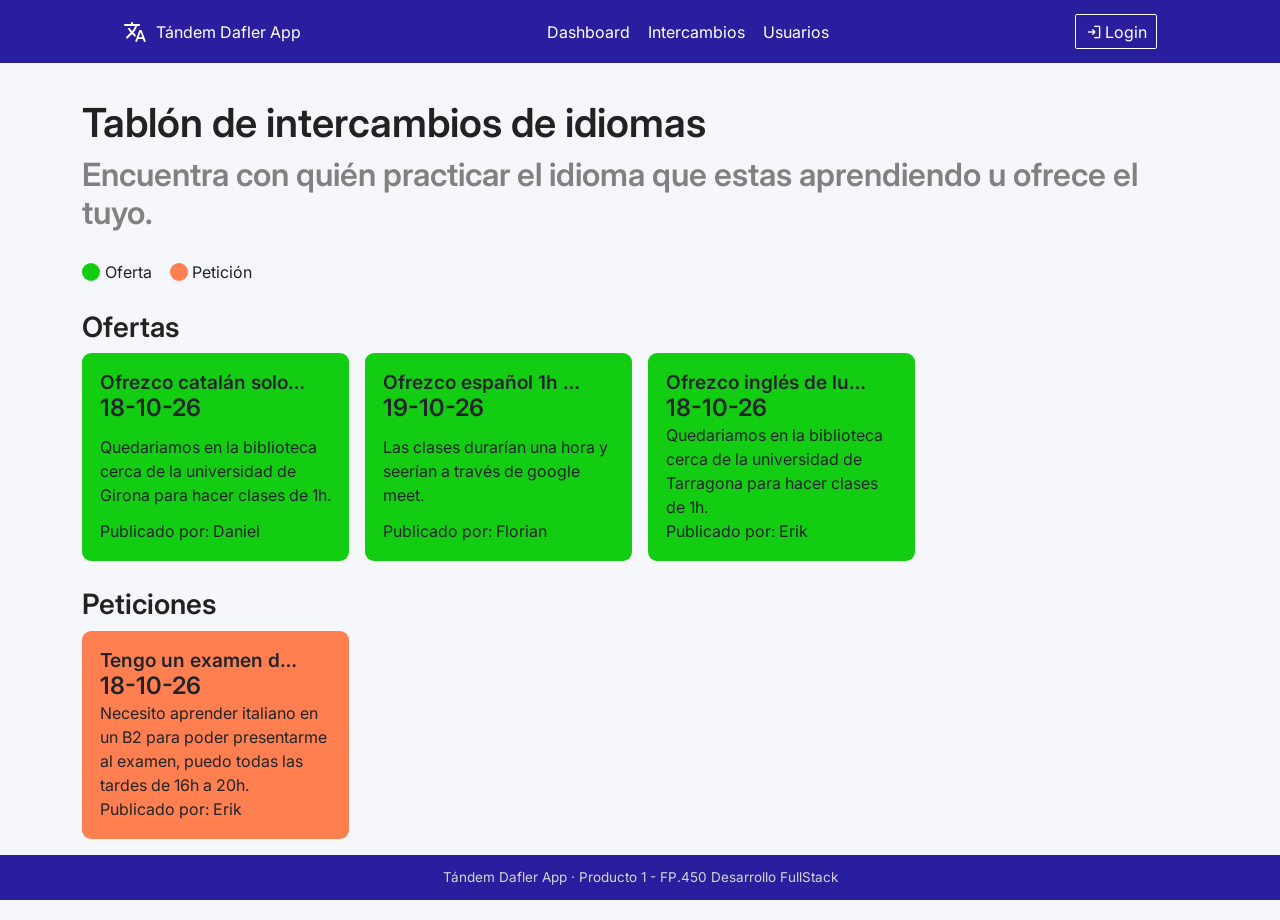
<file: index.html>
<!DOCTYPE html>
<html lang="es">
<head>
    <meta charset="UTF-8">
    <meta name="viewport" content="width=device-width, initial-scale=1.0">
    <title>Dafler - Dashboard</title>

    <link rel="stylesheet" href="https://cdn.jsdelivr.net/npm/bootstrap@5.3.8/dist/css/bootstrap.min.css">

    <!-- Estilos de css -->
    <link rel="stylesheet" href="css/header.css">
    <link rel="stylesheet" href="css/styles.css">
    <link rel="stylesheet" href="css/footer.css">

    <!-- Estilos externos -->
     <link rel="stylesheet" href="https://fonts.googleapis.com/css2?family=Material+Symbols+Rounded:opsz,wght,FILL,GRAD@20..48,100..700,0..1,-50..200" />
     <link rel="stylesheet" href="https://fonts.googleapis.com/css2?family=Inter:wght@400;600&display=swap"/>
</head>
<body>
    
    <header>
        <div class="logo-box"> 
            <a href="index.html">
                <span id="logo-img" class="material-symbols-rounded">translate</span>
                <div id="logo-text">Tándem Dafler App</div>
            </a>
        </div>

        <div class="nav-box">
            <ul><li><a href="index.html">Dashboard</a></li></ul>
            <ul><li><a href="exchanges.html">Intercambios</a></li></ul>
            <ul><li><a href="users.html">Usuarios</a></li></ul>
        </div>

        <div class="login-btn-box">
            <a href="login.html"><button>
                <span id="logo-img" class="material-symbols-rounded">login</span>
                <p>Login</p>
            </button></a>
        </div>
    </header>

    <main>
        <div class="main-content container">
            <div class="main-content-header">
                <h1>Tablón de intercambios de idiomas</h1>
                <h2>Encuentra con quién practicar el idioma que estas aprendiendo u ofrece el tuyo.</h2>
            </div>
            <div class="main-content-index">
                <div class="main-content-index-text">
                    <div class="dot offer"></div>
                    <p>Oferta</p>
                </div>
                <div class="main-content-index-text">
                    <div class="dot petition"></div>
                    <p>Petición</p>
                </div>
            </div>
            <div class="main-content-slider">
                <div class="slider-header">
                    <h3>Ofertas</h3>
                </div>
                <div id="offers-cards" class="slider-cards-content row g-3"></div>
            </div>

            <div class="main-content-slider">
                <div class="slider-header">
                    <h3>Peticiones</h3>
                </div>
                <div id="petitions-cards" class="slider-cards-content row g-3"></div>
            </div>
        </div>
    </main>

    <footer>
        <p>Tándem Dafler App · Producto 1 - FP.450 Desarrollo FullStack</p>
    </footer>

  <script type="module" src="js/dashboard.js"></script>
</body>
</html>
</file>
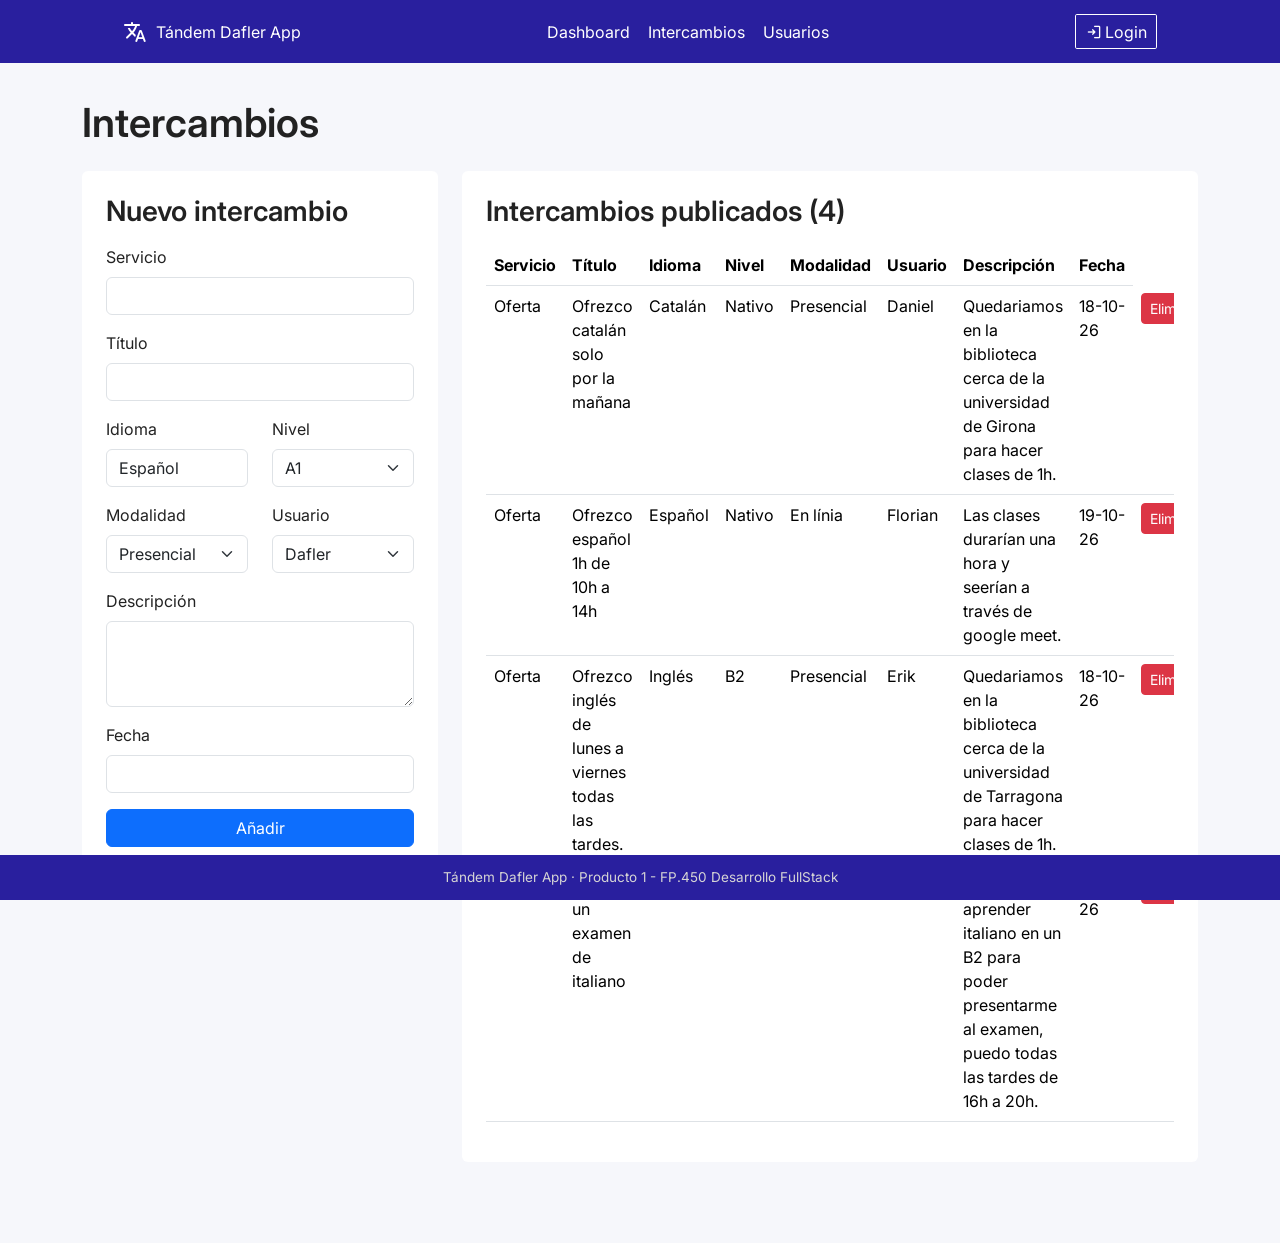
<file: exchanges.html>
<!doctype html>

<html lang="es">
  <head>
    <meta charset="UTF-8" />
    <meta name="viewport" content="width=device-width, initial-scale=1.0" />
    <title>Dafler - Exchanges</title>

    <!-- Bootstrap -->
    <link rel="stylesheet" href="https://cdn.jsdelivr.net/npm/bootstrap@5.3.8/dist/css/bootstrap.min.css"/>

    <!-- Estilos de css -->
    <link rel="stylesheet" href="css/header.css" />
    <link rel="stylesheet" href="css/styles.css" />
    <link rel="stylesheet" href="css/footer.css" />

    <!-- Estilos externos -->
    <link rel="stylesheet" href="https://fonts.googleapis.com/css2?family=Material+Symbols+Rounded:opsz,wght,FILL,GRAD@20..48,100..700,0..1,-50..200"/>
    <link rel="stylesheet" href="https://fonts.googleapis.com/css2?family=Inter:wght@400;600&display=swap"/>
  </head>
  <body>
    <header>
        <div class="logo-box"> 
            <a href="index.html">
                <span id="logo-img" class="material-symbols-rounded">translate</span>
                <div id="logo-text">Tándem Dafler App</div>
            </a>
        </div>

        <div class="nav-box">
            <ul><li><a href="index.html">Dashboard</a></li></ul>
            <ul><li><a href="exchanges.html">Intercambios</a></li></ul>
            <ul><li><a href="users.html">Usuarios</a></li></ul>
        </div>

        <div class="login-btn-box">
            <a href="login.html"><button>
                <span id="logo-img" class="material-symbols-rounded">login</span>
                <p>Login</p>
            </button></a>
        </div>
    </header>

    <main>
      <div class="container h-75 overflow-auto">
        <div class="mb-4">
          <h1>Intercambios</h1>
        </div>

        <div class="row g-4">
          <div class="col-lg-4">
            <div class="bg-white rounded p-4">
              <h3 class="mb-3">Nuevo intercambio</h3>

              <!-- Formulario para añadir intercambio -->
              <form id="form-add-exchange" novalidate>
                <div class="mb-3">
                  <label for="service" class="form-label">Servicio</label>
                  <input
                    type="text"
                    class="form-control"
                    id="service"
                    required
                  />
                </div>
                
                <div class="mb-3">
                  <label for="title" class="form-label">Título</label>
                  <input
                    type="text"
                    class="form-control"
                    id="title"
                    required
                  />
                </div>


                <div class="row mb-3">
                  <div class="col-md-6">
                    <label for="language" class="form-label">Idioma</label>
                      <select
                        type="text"
                        class="form-control"
                        id="language"
                        required
                    ></select>
                  </div>

                  <div class="col-md-6">
                    <label for="level" class="form-label">Nivel</label>
                  <select
                    class="form-select"
                    id="level"
                    required
                     ></select>
                  </div>
                </div>

                <div class="row mb-3">
                  <div class="col-md-6" id="native-lang">
                     <label for="modality" class="form-label">Modalidad</label>
                  <select
                    class="form-select"
                    id="modality"
                    required
                    ></select>
                  </div>
                  <div class="col-md-6" id="city">
                    <label for="user" class="form-label">Usuario</label>
                  <select
                    class="form-select"
                    id="user"
                    required
                    ></select>
                  </div>
                </div>

                <div class="mb-3">
                  <label for="description" class="form-label">Descripción</label>
                  <textarea
                    class="form-control"
                    id="description"
                    rows="3"
                    required>
                  </textarea>
               </div>

               <div class="mb-3">
                  <label for="date" class="form-label">Fecha</label>
                  <input
                    type="text"
                    class="form-control"
                    id="date"
                    required
                  />
                </div>

                <button type="submit" class="btn btn-primary w-100">Añadir</button>
              </form>

            </div>
          </div>

          <div class="col-lg-8">
            <div class="bg-white rounded p-4">
              <h3 class="mb-3">
                Intercambios publicados (<span id="count">0</span>)
              </h3>

              <div class="table-responsive">

                <!-- Tabla de usuarios -->
                <table class="table table-hover">
                  <thead>
                    <tr>
                      <th>Servicio</th>
                      <th>Título</th>
                      <th>Idioma</th>
                      <th>Nivel</th>
                      <th>Modalidad</th>
                      <th>Usuario</th>
                      <th>Descripción</th>
                      <th>Fecha</th>
                    </tr>
                  </thead>
                  <tbody id="exchange-table"></tbody> 
                </table>

              </div>
            </div>
          </div>

          
        </div>
      </div>
    </main>

    <footer>
      <p>Tándem Dafler App · Producto 1 - FP.450 Desarrollo FullStack</p>
    </footer>
    <script type="module" src="js/exchanges.js"></script>
  </body>
</html>
</file>
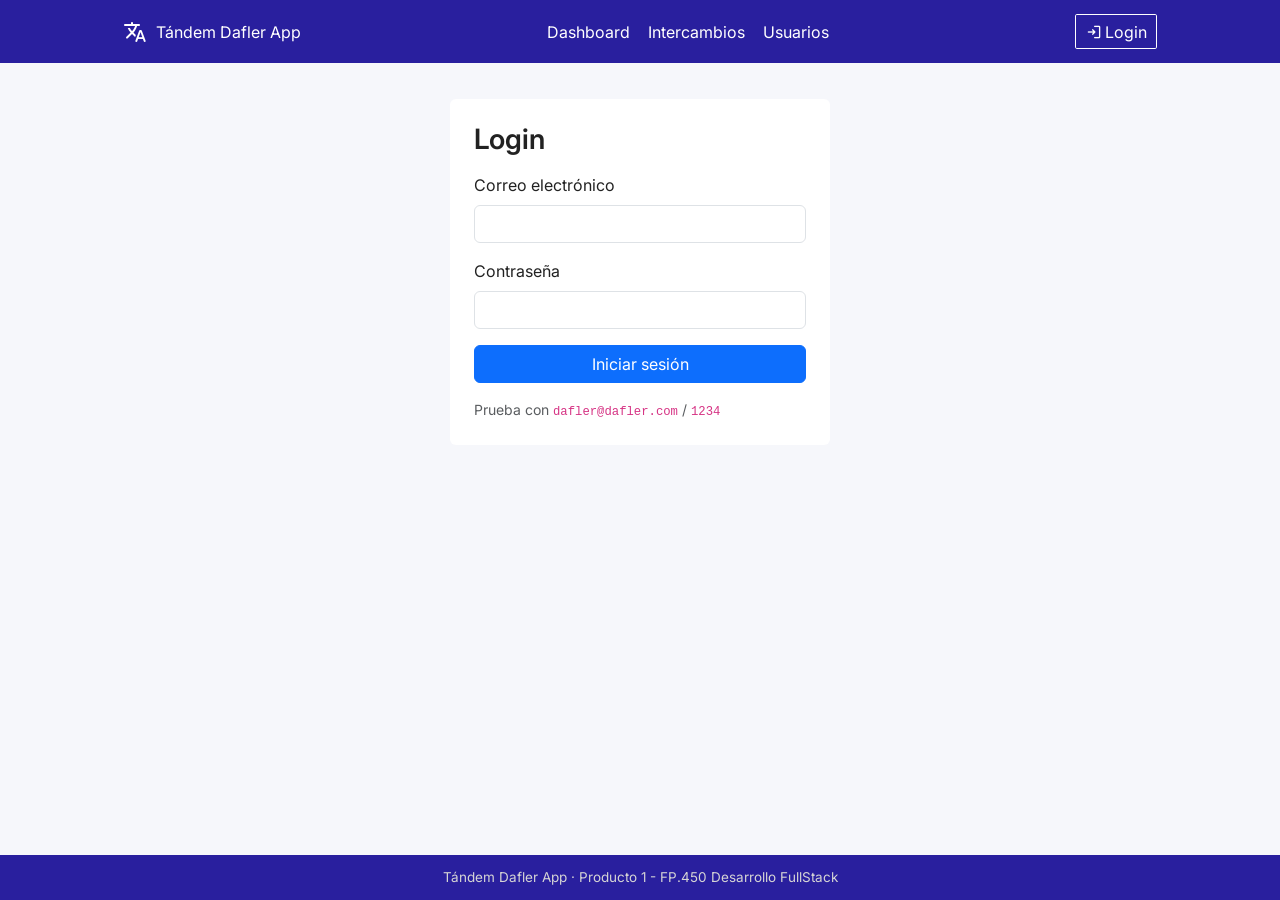
<file: login.html>
<!doctype html>

<html lang="es">
  <head>
    <meta charset="UTF-8" />
    <meta name="viewport" content="width=device-width, initial-scale=1.0" />
    <title>Dafler - Login</title>

    <!-- Bootstrap -->
    <link rel="stylesheet" href="https://cdn.jsdelivr.net/npm/bootstrap@5.3.8/dist/css/bootstrap.min.css"/>
    <link rel="stylesheet" href="https://cdn.jsdelivr.net/npm/bootstrap-icons@1.11.3/font/bootstrap-icons.min.css"/>

    <!-- Estilos de css -->
    <link rel="stylesheet" href="css/header.css" />
    <link rel="stylesheet" href="css/styles.css" />
    <link rel="stylesheet" href="css/footer.css" />

    <!-- Estilos externos -->
    <link rel="stylesheet" href="https://fonts.googleapis.com/css2?family=Material+Symbols+Rounded:opsz,wght,FILL,GRAD@20..48,100..700,0..1,-50..200"/>
    <link rel="stylesheet" href="https://fonts.googleapis.com/css2?family=Inter:wght@400;600&display=swap"/>
  </head>
  <body>
    <header>
        <div class="logo-box"> 
            <a href="index.html">
                <span id="logo-img" class="material-symbols-rounded">translate</span>
                <div id="logo-text">Tándem Dafler App</div>
            </a>
        </div>

        <div class="nav-box">
            <ul><li><a href="index.html">Dashboard</a></li></ul>
            <ul><li><a href="">Intercambios</a></li></ul>
            <ul><li><a href="users.html">Usuarios</a></li></ul>
        </div>

        <div class="login-btn-box">
            <a href="login.html"><button>
                <span id="logo-img" class="material-symbols-rounded">login</span>
                <p>Login</p>
            </button></a>
            <div id="user-name" class="d-none align-items-center gap-2 text-white">
                <i class="bi bi-person-circle fs-5"></i>
                <p id="user-name-text" class="mb-0"></p>
            </div>
        </div>
    </header>

    <main>
      <div class="container h-75 overflow-auto">
        <div class="row h-100 justify-content-center align-items-center">
          <div class="col-lg-4 bg-white rounded p-4">
            <h3 class="mb-3">Login</h3>

            <!-- Formulario para login usuario -->
            <form id="login-user" novalidate>
              <div class="mb-3">
                <label for="email" class="form-label">Correo electrónico</label>
                <input
                  type="email"
                  class="form-control"
                  id="email"
                  required
                />
              </div>
              <div class="mb-3">
                <label for="password" class="form-label">Contraseña</label>
                <input
                  type="password"
                  class="form-control"
                  id="password"
                  minlength="4"
                  required
                />
              </div>
              <button type="submit" class="btn btn-primary w-100">Iniciar sesión</button>
              <p id="login-msg" class="mt-3 mb-0" hidden></p>
              <p class="text-muted small mt-3 mb-0">Prueba con <code>dafler@dafler.com</code> / <code>1234</code></p>
            </form>
          </div>
        </div>
      </div>
    </main>

    <footer>
      <p>Tándem Dafler App · Producto 1 - FP.450 Desarrollo FullStack</p>
    </footer>
    <script type="module" src="js/login.js"></script>
  </body>
</html>
</file>
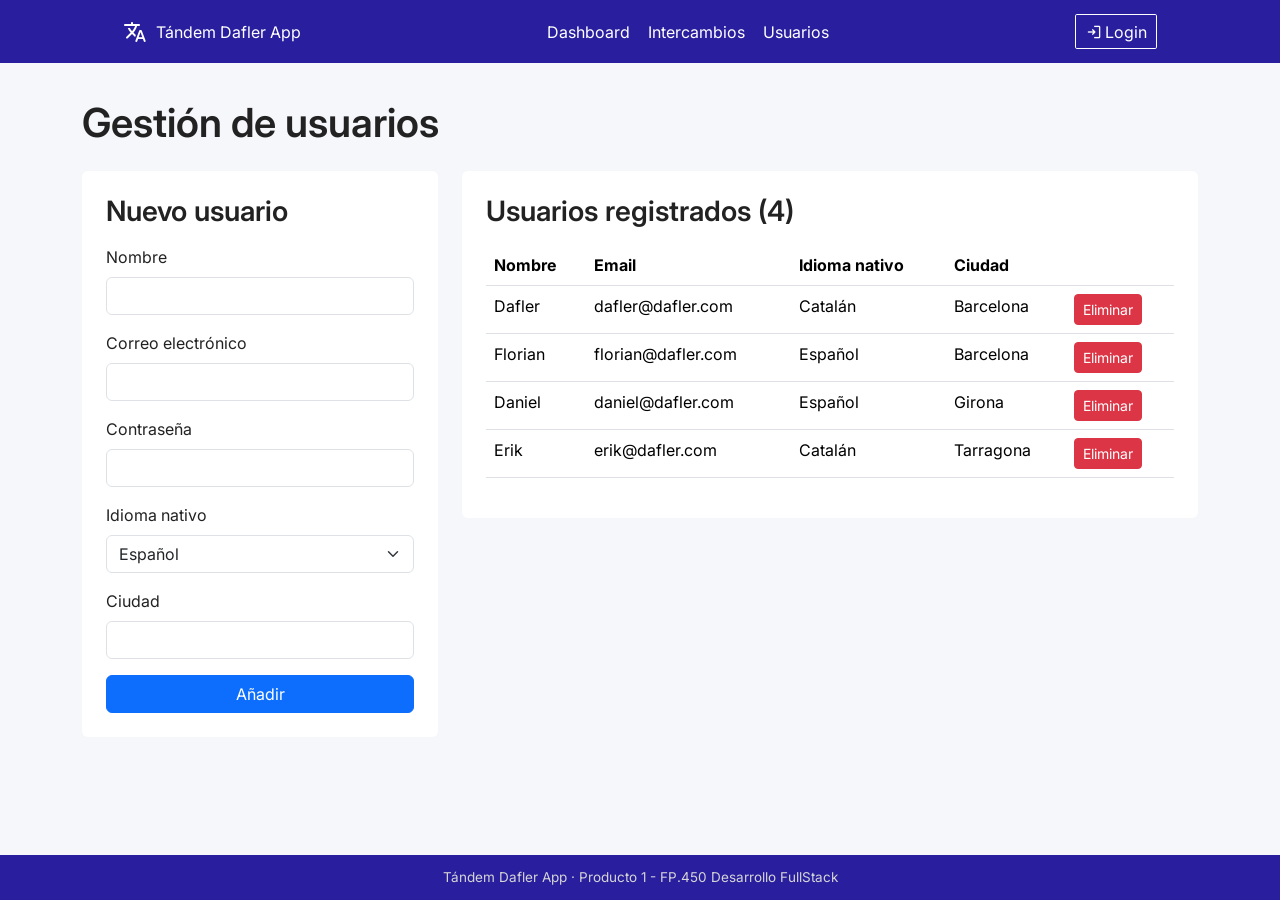
<file: users.html>
<!doctype html>

<html lang="es">
  <head>
    <meta charset="UTF-8" />
    <meta name="viewport" content="width=device-width, initial-scale=1.0" />
    <title>Dafler - Usuarios</title>

    <!-- Bootstrap -->
    <link rel="stylesheet" href="https://cdn.jsdelivr.net/npm/bootstrap@5.3.8/dist/css/bootstrap.min.css"/>

    <!-- Estilos de css -->
    <link rel="stylesheet" href="css/header.css" />
    <link rel="stylesheet" href="css/styles.css" />
    <link rel="stylesheet" href="css/footer.css" />

    <!-- Estilos externos -->
    <link rel="stylesheet" href="https://fonts.googleapis.com/css2?family=Material+Symbols+Rounded:opsz,wght,FILL,GRAD@20..48,100..700,0..1,-50..200"/>
    <link rel="stylesheet" href="https://fonts.googleapis.com/css2?family=Inter:wght@400;600&display=swap"/>
  </head>
  <body>
    <header>
        <div class="logo-box"> 
            <a href="index.html">
                <span id="logo-img" class="material-symbols-rounded">translate</span>
                <div id="logo-text">Tándem Dafler App</div>
            </a>
        </div>

        <div class="nav-box">
            <ul><li><a href="index.html">Dashboard</a></li></ul>
            <ul><li><a href="exchanges.html">Intercambios</a></li></ul>
            <ul><li><a href="users.html">Usuarios</a></li></ul>
        </div>

        <div class="login-btn-box">
            <a href="login.html"><button>
                <span id="logo-img" class="material-symbols-rounded">login</span>
                <p>Login</p>
            </button></a>
        </div>
    </header>

    <main>
      <div class="container h-75 overflow-auto">
        <div class="mb-4">
          <h1>Gestión de usuarios</h1>
        </div>

        <div class="row g-4">
          <div class="col-lg-4">
            <div class="bg-white rounded p-4">
              <h3 class="mb-3">Nuevo usuario</h3>

              <!-- Formulario para añadir usuario -->
              <form id="form-add-user" novalidate>
                <div class="mb-3">
                  <label for="name" class="form-label">Nombre</label>
                  <input
                    type="text"
                    class="form-control"
                    id="name"
                    required
                  />
                </div>
                <div class="mb-3">
                  <label for="email" class="form-label">Correo electrónico</label>
                  <input
                    type="email"
                    class="form-control"
                    id="email"
                    required
                  />
                </div>
                <div class="mb-3">
                  <label for="password" class="form-label">Contraseña</label>
                  <input
                    type="password"
                    class="form-control"
                    id="password"
                    minlength="4"
                    required
                  />
                </div>
                <div class="mb-3">
                  <label for="native-lang" class="form-label">Idioma nativo</label>
                  <select
                    class="form-select"
                    id="native-lang"
                    required
                  ></select>
                </div>
                <div class="mb-3">
                  <label for="city" class="form-label">Ciudad</label>
                  <input
                    type="text"
                    class="form-control"
                    id="city"
                    required
                  />
                </div>

                <button type="submit" class="btn btn-primary w-100">Añadir</button>
              </form>

            </div>
          </div>

          <div class="col-lg-8">
            <div class="bg-white rounded p-4">
              <h3 class="mb-3">
                Usuarios registrados (<span id="count">0</span>)
              </h3>

              <div class="table-responsive">

                <!-- Tabla de usuarios -->
                <table class="table table-hover">
                  <thead>
                    <tr>
                      <th>Nombre</th>
                      <th>Email</th>
                      <th>Idioma nativo</th>
                      <th>Ciudad</th>
                      <th></th>
                    </tr>
                  </thead>
                  <tbody id="users-table"></tbody>
                </table>

              </div>
            </div>
          </div>
        </div>
      </div>
    </main>

    <footer>
      <p>Tándem Dafler App · Producto 1 - FP.450 Desarrollo FullStack</p>
    </footer>
    <script type="module" src="js/users.js"></script>
  </body>
</html>
</file>
<file: css/header.css>
header{
    position: fixed;

    width: 100%;
    height: 7vh;

    background-color: var(--element-background-color);

    display: flex;
    align-items: center;
    justify-content: space-around;
}

/* Parte del logo del header (izquierda) */
.logo-box a{
    display: flex;
    align-items: center;
    justify-content: center;

    gap: 1vh;

    color: white;
    text-decoration: none;
}

/* Parte de los enlaces del header (centro) */
.nav-box{
    display: flex;
    gap: 2vh;
}

.nav-box ul li{
    list-style: none;
}

.nav-box ul li a{
    text-decoration: none;
    color: white;

    border-bottom: 0;

    transition: 0.2s;
}

.nav-box ul li a:hover{
    transition: 0.2;
    border-bottom: 3px solid white;
}

/* Parte del botón de login del header (derecha) */
.login-btn-box a{
    text-decoration: none;
}

.login-btn-box a button{
    cursor: pointer;

    display: flex;
    align-items: center;

    gap: 0.2vh;

    background-color: transparent;

    border: 1px solid white;
    border-radius: 0.2vh;

    padding: 0.5vh 1vh;

    color: white;

    transition: 0.2s ease;
}

.login-btn-box a button span{
    font-size: 2vh;
}

/* Animación del botón de login del header */
.login-btn-box a button:hover{
    transition: 0.2s ease;
    background-color: white;
    color: black;
}
</file>
<file: css/styles.css>
:root {
  --background-color: #f6f7fb;
  --text-color: #222;
  --subtext-color: rgb(214, 213, 213);
  --subtitle-color: rgb(130, 129, 129);
  --element-background-color: rgb(41, 31, 158); 

  --offer-color: rgb(19, 205, 19);
  --petition-color: coral;
}

* {
  padding: 0;
  margin: 0;

  font-family: 'Inter', system-ui, sans-serif;
}

h1, h2, h3, h4, h5, p, ul {
  margin: 0;
  padding: 0;
}

/* Estilos de titulos */
h1, h2, h3, h4, h5 {
  font-weight: 600;
}

body {
  background-color: var(--background-color);
  color: var(--text-color);

  min-height: 100vh;
}

/* Contenido principal */
main {
  padding: 11vh 0 9vh;
}

.main-content{
  display: flex;
  flex-direction: column;

  gap: 3vh;
}

.main-content-header{
  display: flex;
  flex-direction: column;

  gap: 1vh;
}

.main-content-header h2{
  color: var(--subtitle-color);
}

.main-content-index{
  display: flex;
  align-items: center;
  justify-content: start;

  gap: 2vh;
}

.main-content-index-text{
  display: flex;
  align-items: center;

  gap: 0.5vh;
}

.dot{
  width: 2vh;
  height: 2vh;

  border-radius: 50%;
}

.dot.offer{
  background-color: var(--offer-color);
}

.dot.petition{
  background-color: var(--petition-color);
}

.main-content-slider{
  display: flex;
  flex-direction: column;
  justify-content: start;

  gap: 1vh;

  width: 100%;
}

.card{
  height: 100%;
  min-height: 12rem;
  border: 0;

  display: flex;
  flex-direction: column;
  justify-content: space-between;

  padding: 2vh;

  border-radius: 1vh;
}

.card.offer{
  background-color: var(--offer-color);
}

.card.petition{
  background-color: var(--petition-color);
}

.card .card-header{
  padding: 0;
  background: none;
  border: 0;
}

.card-header h3{
  font-size: 1.2rem;
  overflow: hidden;
  white-space: nowrap;
  text-overflow: ellipsis;
  max-width: 90%;
}

.card-description{
  overflow: hidden;
  display: -webkit-box;
  -webkit-line-clamp: 4;
  -webkit-box-orient: vertical;
}
</file>
<file: css/footer.css>
footer{
    position: fixed;
    bottom: 0;

    width: 100%;
    height: 5vh;

    background-color: var(--element-background-color);

    display: flex;
    align-items: center;
    justify-content: center;
}

footer p{
    color: var(--subtext-color);
    font-size: 1.5vh;
}
</file>
